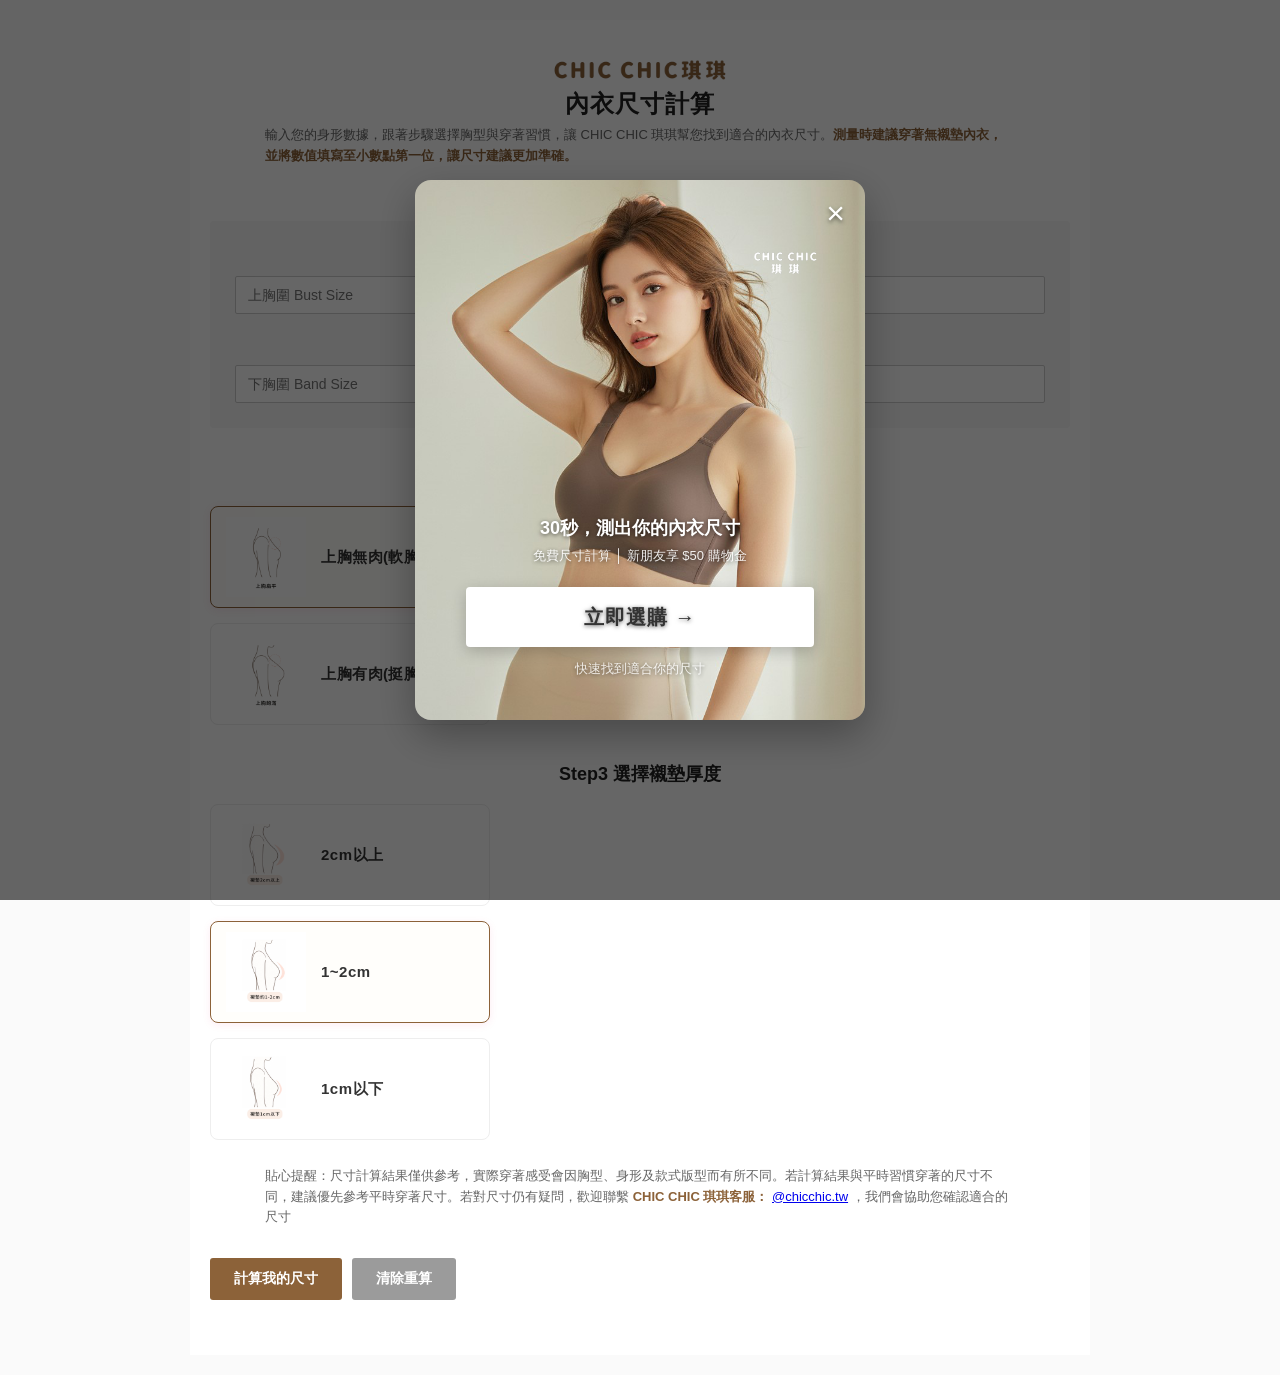
<file: index.html>
<!DOCTYPE html>
<html lang="zh-TW">
<head>
    <meta charset="UTF-8">
    <meta name="viewport" content="width=device-width, initial-scale=1.0">
    <title>內衣尺寸計算 - THE PERFECT FIT CALCULATOR</title>
    
    <!-- 💡 這裡：自動引入剛剛獨立出去的 CSS 樣式表 -->
    <link rel="stylesheet" href="style.css">
</head>
<body>

<div class="container">
    <!-- 標題區塊 -->
    <div class="header">
            <div class="logo-container">
        <img src="image/clogo.png" alt="CHIC CHIC 琪琪 Logo" class="site-logo">
    </div>
        <h1>內衣尺寸計算</h1>
        <div class="notice">
            輸入您的身形數據，跟著步驟選擇胸型與穿著習慣，讓 CHIC CHIC 琪琪幫您找到適合的內衣尺寸。<span class="highlight">測量時建議穿著無襯墊內衣，並將數值填寫至小數點第一位，讓尺寸建議更加準確。</span>
        </div>
        


    <!-- Step 1 -->
    <div class="step-container">
        <div class="step-title">Step1 輸入您的胸圍尺寸</div>
        <div class="form-bg">
            <div class="form-group">
                <label for="bust-size">上胸圍 Bust Size (cm)</label>
                <input type="number" id="bust-size" class="form-control" step="0.1" placeholder="上胸圍 Bust Size">
            </div>
            <div class="form-group">
                <label for="band-size">下胸圍 Band Size (cm)</label>
                <input type="number" id="band-size" class="form-control" step="0.1" placeholder="下胸圍 Band Size">
            </div>
        </div>
    </div>

    <!-- Step 2 -->
   <div class="step-container">
    <div class="step-title">Step2 選擇您的胸型</div>
    <div class="options-grid">
        <div class="option-card" onclick="selectOption('shape', this)">
            <input type="radio" name="breast-shape" value="soft" checked>
            <div class="option-media">
                <!-- 讀取上胸無肉圖片 -->
                <img src="image/breast_shape_soft.png" alt="上胸無肉">
            </div>
            <div class="option-info">
                <span class="option-label">上胸無肉(軟胸)</span>
            </div>
        </div>
        <div class="option-card" onclick="selectOption('shape', this)">
            <input type="radio" name="breast-shape" value="plump">
            <div class="option-media">
                <!-- 讀取上胸有肉圖片 -->
                <img src="image/breast_shape_plump.png" alt="上胸有肉">
            </div>
            <div class="option-info">
                <span class="option-label">上胸有肉(挺胸)</span>
            </div>
        </div>
    </div>
</div>

<!-- Step 3 替換為圖片版本 -->
<div class="step-container">
    <div class="step-title">Step3 選擇襯墊厚度</div>
    <div class="options-grid">
        <div class="option-card" onclick="selectOption('pad', this)">
            <input type="radio" name="pad-thickness" value="thick">
            <div class="option-media">
                <img src="image/pad_thick.png" alt="2cm以上">
            </div>
            <div class="option-info">
                <span class="option-label">2cm以上</span>
            </div>
        </div>
        <div class="option-card" onclick="selectOption('pad', this)">
            <input type="radio" name="pad-thickness" value="medium" checked>
            <div class="option-media">
                <img src="image/pad_medium.png" alt="1~2cm">
            </div>
            <div class="option-info">
                <span class="option-label">1~2cm</span>
            </div>
        </div>
        <div class="option-card" onclick="selectOption('pad', this)">
            <input type="radio" name="pad-thickness" value="thin">
            <div class="option-media">
                <img src="image/pad_thin.png" alt="1cm以下">
            </div>
            <div class="option-info">
                <span class="option-label">1cm以下</span>
            </div>
        </div>
    </div>
    <br>
    <div class="notice">
             貼心提醒：尺寸計算結果僅供參考，實際穿著感受會因胸型、身形及款式版型而有所不同。若計算結果與平時習慣穿著的尺寸不同，建議優先參考平時穿著尺寸。若對尺寸仍有疑問，歡迎聯繫 <span class="highlight"> CHIC CHIC 琪琪客服： </span>  <a href="https://line.me/R/ti/p/@744gtmvw" target="_blank" class="line-link">@chicchic.tw</a>  ，我們會協助您確認適合的尺寸
    </div>
    <!-- 按鈕與提示 -->
    <div class="btn-group">
        <button class="btn btn-primary" onclick="calculateSize()">計算我的尺寸</button>
        <button class="btn btn-secondary" onclick="resetForm()">清除重算</button>
    </div>

</div>

<!-- 彈出結果視窗 Modal -->
<div class="modal-overlay" id="result-modal">
    <div class="modal-content">
        <button class="modal-close" onclick="closeModal()">&times;</button>
        <div class="result-title">您的專屬量測結果</div>
        <div class="result-size" id="size-output">--</div>
        <div class="result-desc" id="desc-output">建議挑選此尺寸試穿。</div>
        <button class="btn btn-primary" style="width: 100%;" onclick="closeModal()">確認</button>
    </div>
</div>

<!--  新增：首頁自動彈出廣告視窗 -->
<div class="welcome-modal-overlay" id="welcome-modal">
    <div class="welcome-modal-content">
        <button class="welcome-modal-close" onclick="closeWelcomeModal()">&times;</button>
        <div class="welcome-modal-link-zone">
            <div class="welcome-text-group">
                <p class="welcome-subtitle">30秒，測出你的內衣尺寸</p>
                <p class="welcome-bonus">免費尺寸計算 │ 新朋友享 $50 購物金</p>
                <a href="https://www.chicchic.com.tw/" class="welcome-action-btn" onclick="closeWelcomeModal()">
                    立即選購 &rarr;
                </a>
                
                <p class="welcome-hint">快速找到適合你的尺寸</p>
            </div>
        </div>
    </div>
</div>


<script src="script.js"></script>

</body>
</html>
</file>
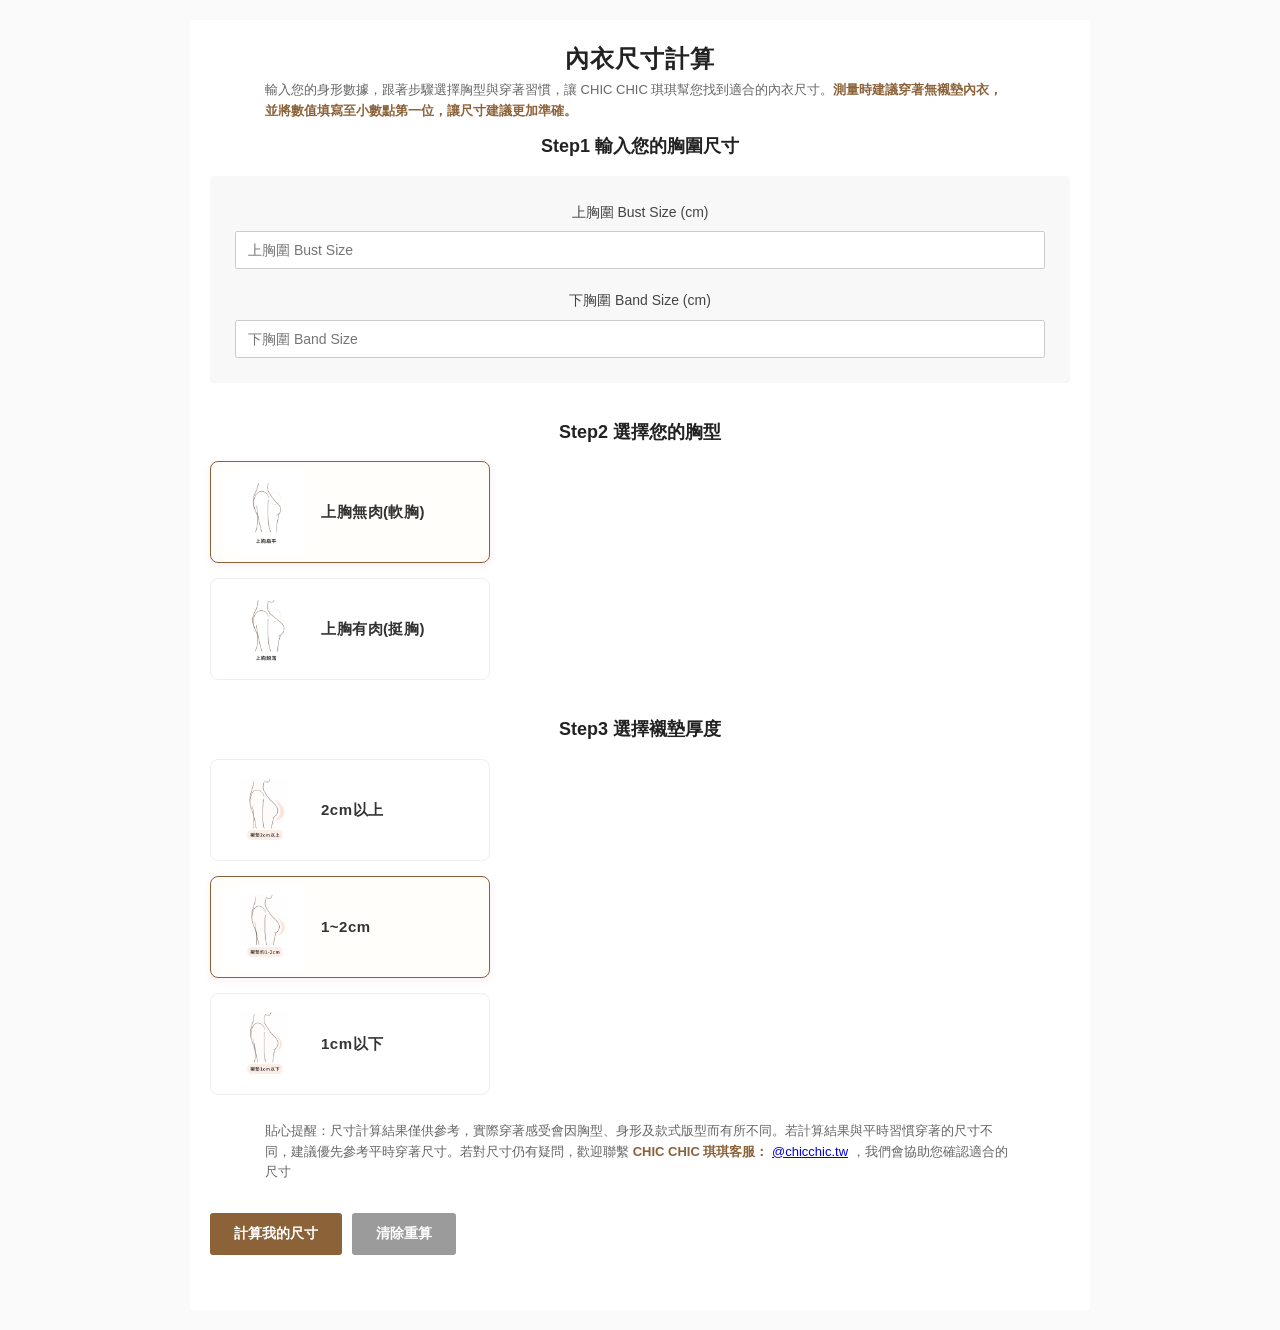
<file: web.html>
<!DOCTYPE html>
<html lang="zh-TW">
<head>
    <meta charset="UTF-8">
    <meta name="viewport" content="width=device-width, initial-scale=1.0">
    <title>內衣尺寸計算 - THE PERFECT FIT CALCULATOR</title>
    
    <!-- 💡 這裡：自動引入剛剛獨立出去的 CSS 樣式表 -->
    <link rel="stylesheet" href="style.css">
</head>
<body>

<div class="container">
    <!-- 標題區塊 -->
    <div class="header">
        <h1>內衣尺寸計算</h1>
        <div class="notice">
            輸入您的身形數據，跟著步驟選擇胸型與穿著習慣，讓 CHIC CHIC 琪琪幫您找到適合的內衣尺寸。<span class="highlight">測量時建議穿著無襯墊內衣，並將數值填寫至小數點第一位，讓尺寸建議更加準確。</span>
        </div>
        


    <!-- Step 1 -->
    <div class="step-container">
        <div class="step-title">Step1 輸入您的胸圍尺寸</div>
        <div class="form-bg">
            <div class="form-group">
                <label for="bust-size">上胸圍 Bust Size (cm)</label>
                <input type="number" id="bust-size" class="form-control" step="0.1" placeholder="上胸圍 Bust Size">
            </div>
            <div class="form-group">
                <label for="band-size">下胸圍 Band Size (cm)</label>
                <input type="number" id="band-size" class="form-control" step="0.1" placeholder="下胸圍 Band Size">
            </div>
        </div>
    </div>

    <!-- Step 2 -->
   <div class="step-container">
    <div class="step-title">Step2 選擇您的胸型</div>
    <div class="options-grid">
        <div class="option-card" onclick="selectOption('shape', this)">
            <input type="radio" name="breast-shape" value="soft" checked>
            <div class="option-media">
                <!-- 讀取上胸無肉圖片 -->
                <img src="image/breast_shape_soft.png" alt="上胸無肉">
            </div>
            <div class="option-info">
                <span class="option-label">上胸無肉(軟胸)</span>
            </div>
        </div>
        <div class="option-card" onclick="selectOption('shape', this)">
            <input type="radio" name="breast-shape" value="plump">
            <div class="option-media">
                <!-- 讀取上胸有肉圖片 -->
                <img src="image/breast_shape_plump.png" alt="上胸有肉">
            </div>
            <div class="option-info">
                <span class="option-label">上胸有肉(挺胸)</span>
            </div>
        </div>
    </div>
</div>

<!-- Step 3 替換為圖片版本 -->
<div class="step-container">
    <div class="step-title">Step3 選擇襯墊厚度</div>
    <div class="options-grid">
        <div class="option-card" onclick="selectOption('pad', this)">
            <input type="radio" name="pad-thickness" value="thick">
            <div class="option-media">
                <img src="image/pad_thick.png" alt="2cm以上">
            </div>
            <div class="option-info">
                <span class="option-label">2cm以上</span>
            </div>
        </div>
        <div class="option-card" onclick="selectOption('pad', this)">
            <input type="radio" name="pad-thickness" value="medium" checked>
            <div class="option-media">
                <img src="image/pad_medium.png" alt="1~2cm">
            </div>
            <div class="option-info">
                <span class="option-label">1~2cm</span>
            </div>
        </div>
        <div class="option-card" onclick="selectOption('pad', this)">
            <input type="radio" name="pad-thickness" value="thin">
            <div class="option-media">
                <img src="image/pad_thin.png" alt="1cm以下">
            </div>
            <div class="option-info">
                <span class="option-label">1cm以下</span>
            </div>
        </div>
    </div>
    <br>
    <div class="notice">
             貼心提醒：尺寸計算結果僅供參考，實際穿著感受會因胸型、身形及款式版型而有所不同。若計算結果與平時習慣穿著的尺寸不同，建議優先參考平時穿著尺寸。若對尺寸仍有疑問，歡迎聯繫 <span class="highlight"> CHIC CHIC 琪琪客服： </span>  <a href="https://line.me/R/ti/p/@744gtmvw" target="_blank" class="line-link">@chicchic.tw</a>  ，我們會協助您確認適合的尺寸
    </div>
    <!-- 按鈕與提示 -->
    <div class="btn-group">
        <button class="btn btn-primary" onclick="calculateSize()">計算我的尺寸</button>
        <button class="btn btn-secondary" onclick="resetForm()">清除重算</button>
    </div>

</div>

<!-- 彈出結果視窗 Modal -->
<div class="modal-overlay" id="result-modal">
    <div class="modal-content">
        <button class="modal-close" onclick="closeModal()">&times;</button>
        <div class="result-title">您的專屬量測結果</div>
        <div class="result-size" id="size-output">--</div>
        <div class="result-desc" id="desc-output">建議挑選此尺寸試穿。</div>
        <button class="btn btn-primary" style="width: 100%;" onclick="closeModal()">確認</button>
    </div>
</div>

<!-- 這裡：自動引入剛剛獨立出去的 JS 計算邏輯 -->
<script src="script.js"></script>

</body>
</html>
</file>
<file: style.css>
:root {
    --primary-color: #8c6239;
    --primary-hover: #815a33;
    --gray-text: #666;
    --light-gray: #f8f8f8;
    --border-color: #ccc;
    --font-family: -apple-system, BlinkMacSystemFont, "Segoe UI", Roboto, "Helvetica Neue", Arial, "Microsoft JhengHei", sans-serif;
}

* {
    box-sizing: border-box;
    margin: 0;
    padding: 0;
}

body {
    font-family: var(--font-family);
    background-color: #fafafa;
    color: #333;
    line-height: 1.6;
    padding: 20px;
}

/* 1.2 主頁面寬度容器 */
.container {
    max-width: 900px;
    margin: 0 auto;
    background: #ffffff;
    padding: 20px;
}

/* 1.3 頂部標題與說明文字 */
.header {
    text-align: center;
    margin-bottom: 30px;
}

.header h1 {
    font-size: 24px;
    font-weight: bold;
    color: #222;
    margin-bottom: 2px;
    letter-spacing: 1px;
}

.header .subtitle {
    font-size: 30px;
    font-style:inherit;
    color: var(--primary-color);
    text-transform: uppercase;
    letter-spacing: 1px;
    margin-bottom: 15px;
}

.header .notice {
    font-size: 13px;
    color: var(--gray-text);
    max-width: 750px;
    margin: 0 auto 10px auto;
    text-align: left;
    word-break: break-all;
}

.header .highlight {
    color: var(--primary-color);
    font-weight: bold;
}

.header .cs-link {
    color: #4a90e2;
    text-decoration: underline;
    cursor: pointer;
}

.header .tutorial-link {
    font-size: 13px;
    color: var(--gray-text);
    text-align: left;
    max-width: 750px;
    margin: 0 auto;
    display: flex;
    align-items: center;
}

.header .tutorial-link .icon {
    display: inline-flex;
    align-items: center;
    justify-content: center;
    width: 16px;
    height: 16px;
    background-color: var(--primary-color);
    color: white;
    border-radius: 50%;
    margin-right: 5px;
    font-size: 10px;
}

.header .tutorial-link a {
    color: var(--primary-color);
    text-decoration: underline;
    font-weight: bold;
}

.logo-container {
    display: flex;
    justify-content: center; 
    align-items: center;
    width: 100%;
    margin-top: -60px;     
    margin-bottom: -75px;   
    overflow: hidden;       
}

.site-logo {
    max-width: 180px;        
    height: auto;            
    border: none !important;
    padding: 0 !important;
    margin: 0 auto !important;
    display: block;
    object-fit: contain;     
}

/* 2.1 步驟區塊基本標題 */
.step-container {
    margin-bottom: 35px;
}

.step-title {
    font-size: 18px;
    font-weight: bold;
    color: #222;
    margin-bottom: 15px;
}


.form-bg {
    background-color: var(--light-gray);
    padding: 25px;
    border-radius: 4px;
}

.form-group {
    margin-bottom: 20px;
}

.form-group:last-child {
    margin-bottom: 0;
}

.form-group label {
    display: block;
    font-size: 14px;
    color: #444;
    margin-bottom: 8px;
}

.form-control {
    width: 100%;
    padding: 10px 12px;
    font-size: 14px;
    border: 1px solid var(--border-color);
    border-radius: 2px;
    background-color: #ffffff;
    outline: none;
    transition: border-color 0.2s;
}

.form-control:focus {
    border-color: var(--primary-color);
}



.options-grid {
    display: flex;
    flex-direction: column;
    gap: 15px;
}


.option-card {
    display: flex;
    align-items: center;
    border: 1px solid #eee;
    border-radius: 8px; 
    padding: 10px 15px; 
    cursor: pointer;
    transition: all 0.2s ease;
    background-color: #ffffff;
    position: relative;
    max-width: 280px;  
    width: 100%;
}

.option-card:hover {
    border-color: var(--border-color);
}


.option-card.selected {
    border-color: var(--primary-color);
    background-color: #fffefb;
    box-shadow: 0 2px 8px rgba(230, 31, 98, 0.08);
}


.option-card input[type="radio"] {
    position: absolute;
    opacity: 0;
    cursor: pointer;
}

.option-media {
    width: 80px;
    height: 80px;
    display: flex;
    align-items: center;
    justify-content: center;
    margin-right: 15px;
    flex-shrink: 0;
    overflow: hidden; 
}

.option-media img {
    width: 100%;
    height: 100%;
    object-fit: cover; 
}

.option-info {
    display: flex;
    flex-direction: column;
}

.option-label {
    font-size: 15px;
    font-weight: bold;
    color: #333;
    letter-spacing: 0.5px;
}


/* 3.1 計算與重算按鈕群組 */
.btn-group {
    display: flex;
    gap: 10px;
    margin-top: 30px;
    margin-bottom: 15px;
}

.btn {
    padding: 12px 24px;
    font-size: 14px;
    font-weight: bold;
    border: none;
    border-radius: 3px;
    cursor: pointer;
    transition: background-color 0.2s;
}

/* 計算按鈕：桃粉色 */
.btn-primary {
    background-color: var(--primary-color);
    color: #ffffff;
}

.btn-primary:hover {
    background-color: var(--primary-hover);
}

/* 清除重算按鈕：灰色 */
.btn-secondary {
    background-color: #9b9b9b;
    color: #ffffff;
}

.btn-secondary:hover {
    background-color: #828282;
}

/* 3.2 底部貼心提醒 */
.footer-tips {
    font-size: 12px;
    color: var(--gray-text);
    line-height: 1.8;
}

/* 3.3 彈出尺寸結果視窗背景遮罩 (Modal Overlay) */
.modal-overlay {
    position: fixed;
    top: 0;
    left: 0;
    width: 100%;
    height: 100%;
    background-color: rgba(0, 0, 0, 0.5);
    display: flex;
    align-items: center;
    justify-content: center;
    z-index: 1000;
    opacity: 0;
    visibility: hidden;
    transition: all 0.3s ease;
}

/* 當視窗被觸發啟用時 */
.modal-overlay.active {
    opacity: 1;
    visibility: visible;
}

/* 3.4 彈出視窗白底卡片本體 */
.modal-content {
    background-color: #ffffff;
    padding: 30px;
    border-radius: 8px;
    max-width: 450px;
    width: 90%;
    text-align: center;
    box-shadow: 0 4px 15px rgba(0,0,0,0.2);
    position: relative;
    transform: translateY(-20px);
    transition: transform 0.3s ease;
}

/* 視窗彈出時的由上往下平滑動畫 */
.modal-overlay.active .modal-content {
    transform: translateY(0);
}

/* 右上角關閉按鈕 [X] */
.modal-close {
    position: absolute;
    top: 15px;
    right: 15px;
    font-size: 20px;
    color: #999;
    cursor: pointer;
    border: none;
    background: none;
}

.modal-close:hover {
    color: #333;
}

/* 3.5 彈出視窗內部的文字與大尺寸數字 */
.result-title {
    font-size: 18px;
    font-weight: bold;
    margin-bottom: 15px;
    color: #222;
}

.result-size {
    font-size: 36px;
    font-weight: bold;
    color: var(--primary-color);
    margin-bottom: 15px;
}

.result-desc {
    font-size: 14px;
    color: #555;
    margin-bottom: 20px;
}

/* 1. 全螢幕遮罩背景 */
.welcome-modal-overlay {
    position: fixed;
    top: 0;
    left: 0;
    width: 100%;
    height: 100%;
    background-color: rgba(0, 0, 0, 0.6); /* 滿版半透明黑底 */
    display: flex;
    justify-content: center;
    align-items: center;
    z-index: 9999; /* 確保在最上層 */
    opacity: 0;
    visibility: hidden;
    transition: opacity 0.4s ease, visibility 0.4s ease;
}

/* 💡 當加上 .show 類別時才會顯示（交給 JS 控制） */
.welcome-modal-overlay.show {
    opacity: 1;
    visibility: visible;
}

/* 2. 廣告視窗主體：使用您的圖片作為背景 */
.welcome-modal-content {
    background-image: url('image/test5.png'); /* 👈 請確保圖片路徑與檔名正確 */
    background-size: cover;
    background-position: center;
    width: 90%;
    max-width: 450px;   /* 根據圖片比例鎖定精美寬度 */
    height: 540px;      /* 根據圖片比例鎖定高度 */
    border-radius: 16px;
    position: relative;
    box-shadow: 0 15px 40px rgba(0,0,0,0.3);
    display: flex;
    flex-direction: column;
    justify-content: flex-end; /* 💡 關鍵：讓內容與按鈕全部靠下方排版 */
    padding: 30px 20px 40px 20px; /* 內距控制：留出底部空間 */
    box-sizing: border-box;
    overflow: hidden;
}

/* 右上角關閉按鈕 */
.welcome-modal-close {
    position: absolute;
    top: 15px;
    right: 20px;
    background: none;
    border: none;
    font-size: 32px;
    color: #fff; /* 白色代碼，在深色頭髮背景上很顯眼 */
    cursor: pointer;
    text-shadow: 0 2px 4px rgba(0,0,0,0.5); /* 加上陰影防止與背景融為一體 */
    z-index: 10;
}

/* 3. 下半部文字與按鈕群組 */
.welcome-text-group {
    text-align: center;
    width: 100%;
    color: #ffffff;
    text-shadow: 0 1px 4px rgba(0, 0, 0, 0.6); /* 幫文字加上微陰影，提升閱讀性 */
}

.welcome-subtitle {
    font-size: 18px;
    font-weight: bold;
    margin-bottom: 4px;
}

.welcome-bonus {
    font-size: 13px;
    margin-bottom: 20px;
    opacity: 0.9;
}

/* 💡 中間偏下方的主要白底連結按鈕 */
.welcome-action-btn {
    display: inline-block;
    width: 85%;
    background-color: #ffffff;
    color: #333333 !important;
    text-decoration: none;
    padding: 14px 0;
    font-size: 20px;
    font-weight: 800;
    letter-spacing: 1px;
    border-radius: 4px; /* 配合原圖設計採用微方角 */
    box-shadow: 0 4px 15px rgba(0,0,0,0.2);
    transition: all 0.3s ease;
    margin-bottom: 12px;
}

.welcome-action-btn:hover {
    background-color: #f5f5f5;
    transform: scale(1.02);
}

.welcome-hint {
    font-size: 13px;
    opacity: 0.8;
    margin: 0;
}
</file>
